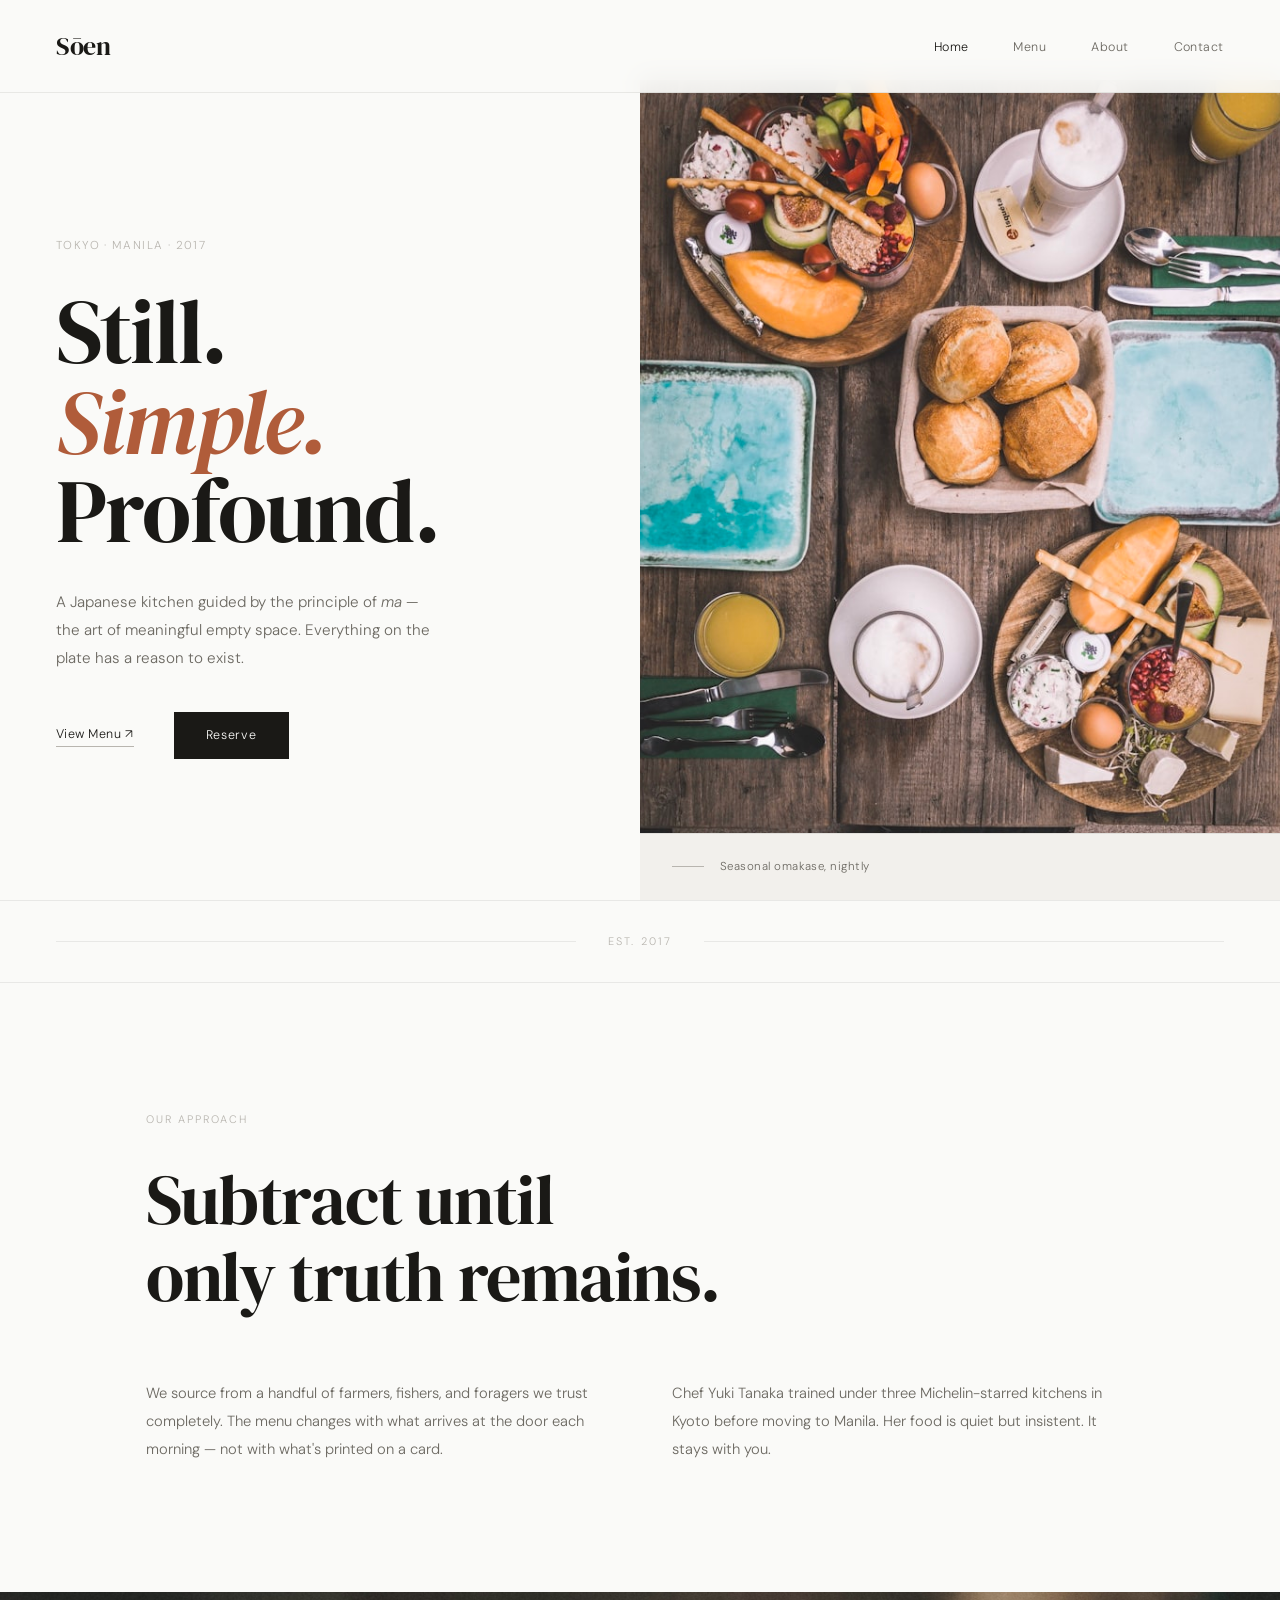
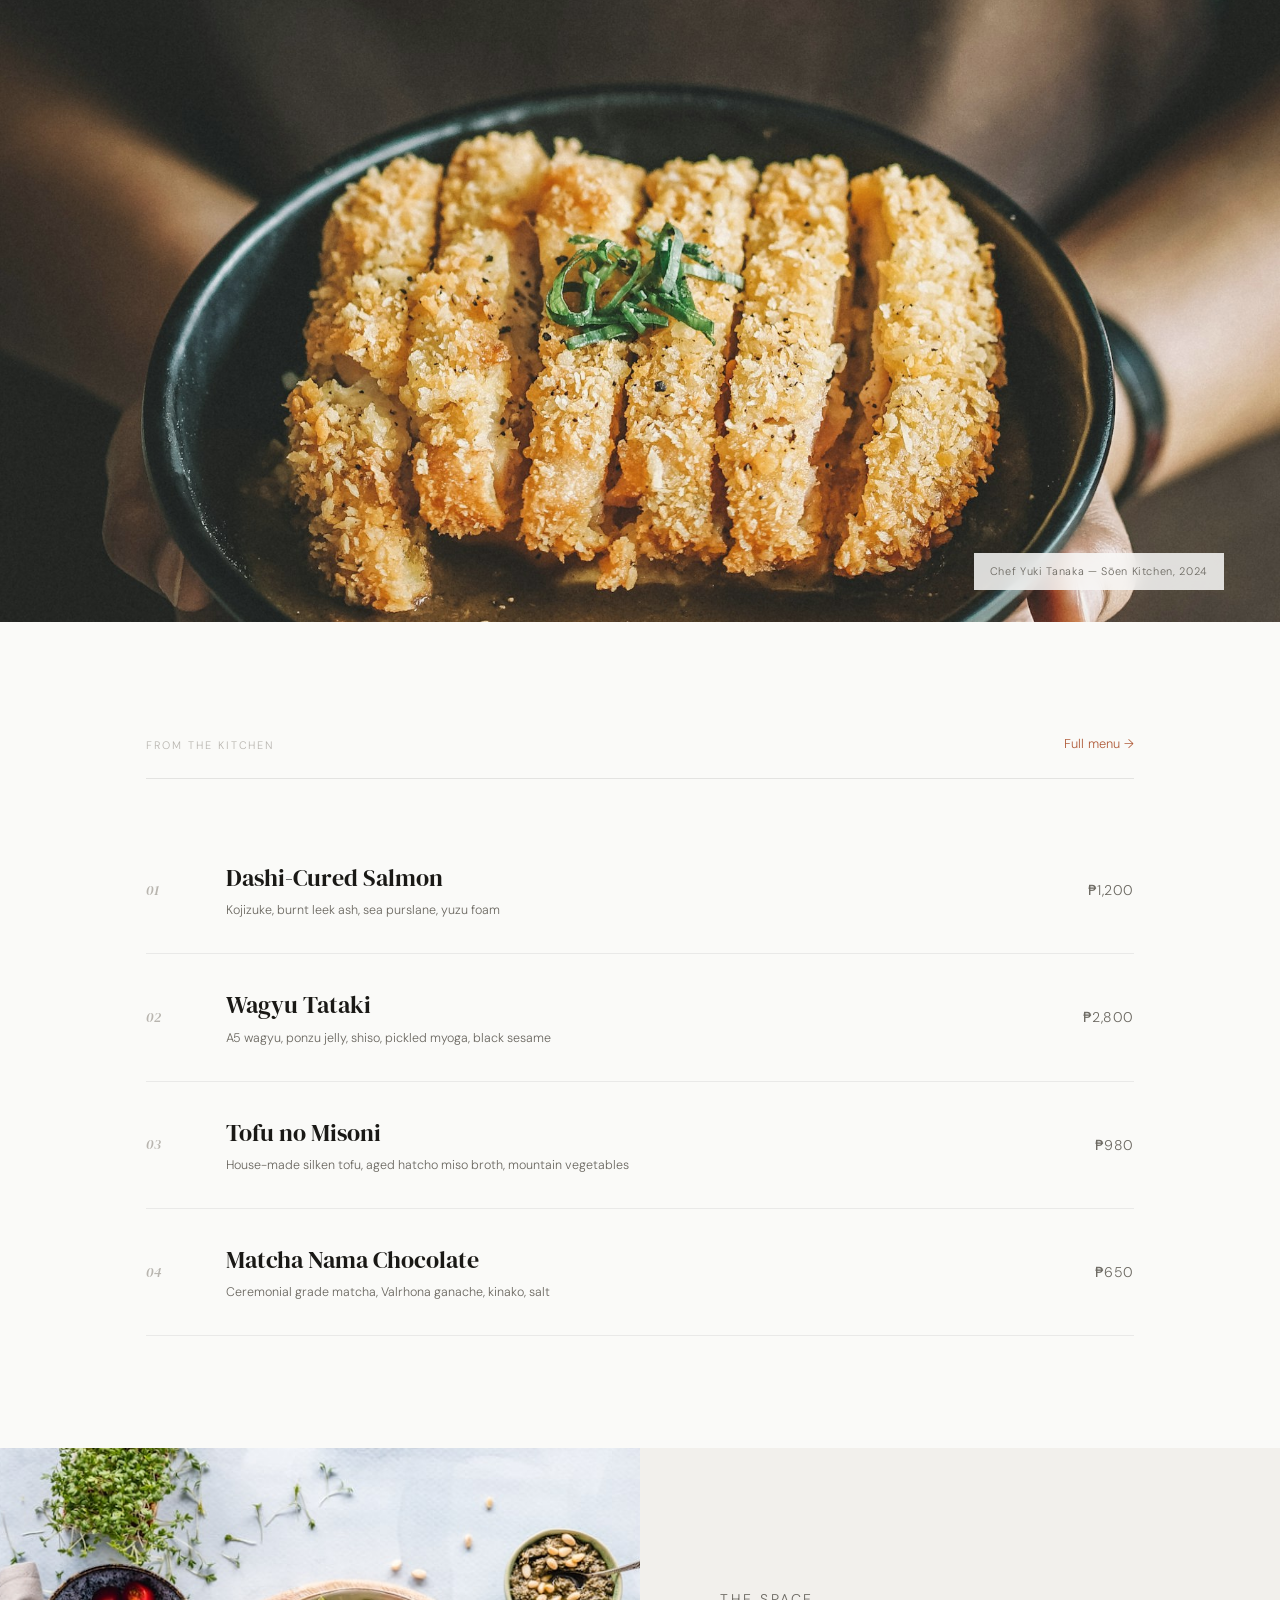
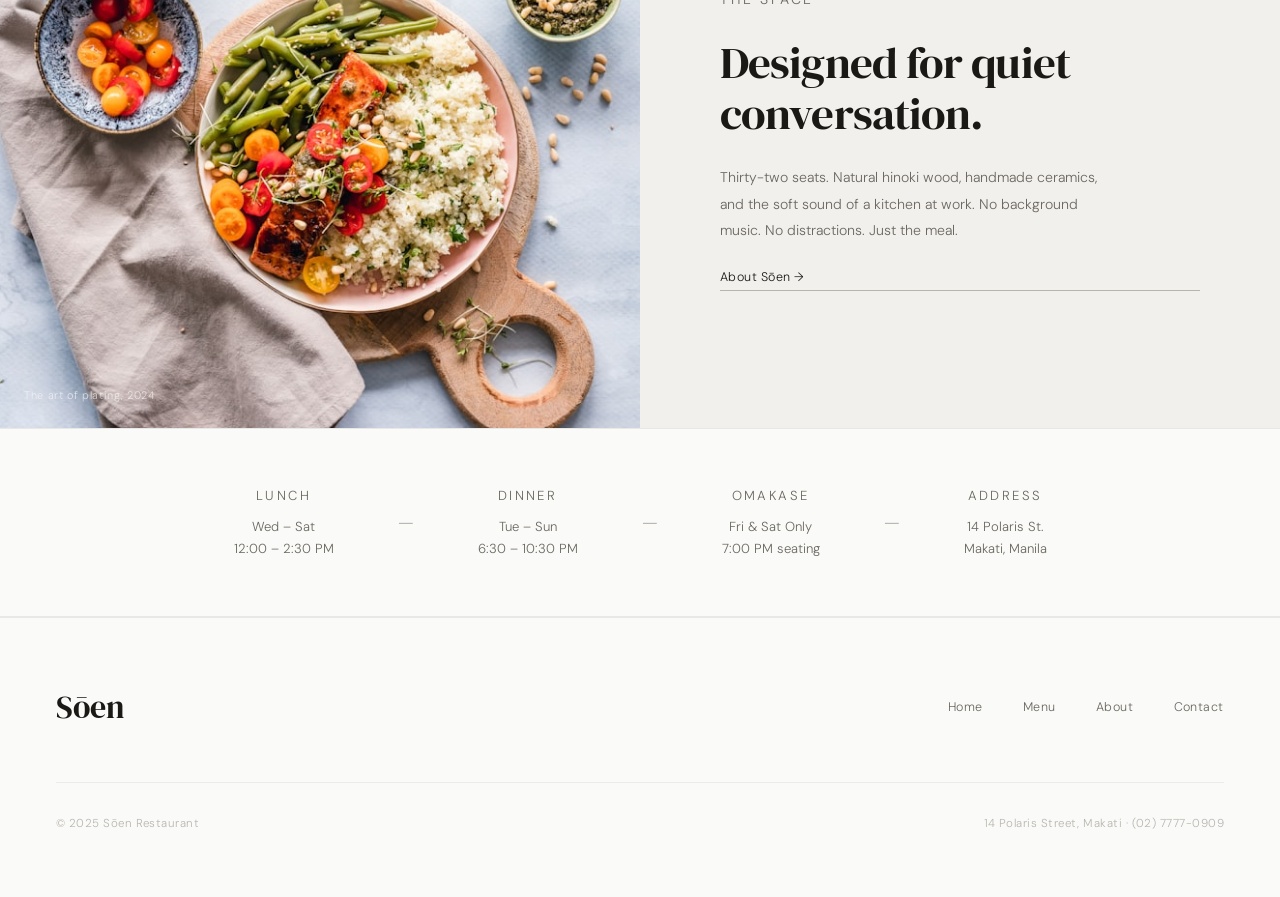
<file: index.html>
<!DOCTYPE html>
<html lang="en">
<head>
  <meta charset="UTF-8"/>
  <meta name="viewport" content="width=device-width, initial-scale=1.0"/>
  <title>Sōen — Modern Japanese Kitchen</title>
  <link rel="stylesheet" href="css/home.css"/>
  <link href="https://fonts.googleapis.com/css2?family=DM+Serif+Display:ital@0;1&family=DM+Sans:wght@300;400;500&display=swap" rel="stylesheet"/>
</head>
<body>

  <!-- NAV -->
  <nav class="nav">
    <a href="index.html" class="logo">Sōen</a>
    <ul class="nav-links">
      <li><a href="index.html" class="active">Home</a></li>
      <li><a href="menu.html">Menu</a></li>
      <li><a href="about.html">About</a></li>
      <li><a href="contact.html">Contact</a></li>
    </ul>

  </nav>

  <!-- HERO -->
  <section class="hero">
    <div class="hero-left">
      <p class="hero-tag">Tokyo · Manila · 2017</p>
      <h1>Still.<br/><em>Simple.</em><br/>Profound.</h1>
      <p class="hero-body">A Japanese kitchen guided by the principle of <em>ma</em> — the art of meaningful empty space. Everything on the plate has a reason to exist.</p>
      <div class="hero-actions">
        <a href="menu.html" class="btn-text">View Menu ↗</a>
        <a href="contact.html" class="btn-fill">Reserve</a>
      </div>
    </div>
    <div class="hero-right">
      <div class="hero-img-wrap">
        <img src="image/stuff.jpg" alt="Dish"/>
      </div>
      <div class="hero-caption">
        <span class="caption-line"></span>
        <span>Seasonal omakase, nightly</span>
      </div>
    </div>
  </section>

  <!-- DIVIDER -->
  <div class="rule-section">
    <div class="rule"></div>
    <p>Est. 2017</p>
    <div class="rule"></div>
  </div>

  <!-- PHILOSOPHY -->
  <section class="philosophy">
    <p class="phil-label">Our Approach</p>
    <h2>Subtract until<br/>only truth remains.</h2>
    <div class="phil-cols">
      <p>We source from a handful of farmers, fishers, and foragers we trust completely. The menu changes with what arrives at the door each morning — not with what's printed on a card.</p>
      <p>Chef Yuki Tanaka trained under three Michelin-starred kitchens in Kyoto before moving to Manila. Her food is quiet but insistent. It stays with you.</p>
    </div>
  </section>

  <!-- FEATURE IMAGE -->
  <section class="feature-img-section">
    <img src="image/kitchen.jpg" alt="Kitchen"/>
    <div class="feature-caption">
      <p>Chef Yuki Tanaka — Sōen Kitchen, 2024</p>
    </div>
  </section>

  <!-- SIGNATURE DISHES -->
  <section class="signatures">
    <div class="sig-header">
      <p class="sig-label">From the Kitchen</p>
      <a href="menu.html" class="sig-link">Full menu →</a>
    </div>
    <div class="sig-list">
      <div class="sig-item">
        <span class="sig-num">01</span>
        <div class="sig-content">
          <h3>Dashi-Cured Salmon</h3>
          <p>Kojizuke, burnt leek ash, sea purslane, yuzu foam</p>
        </div>
        <span class="sig-price">₱1,200</span>
      </div>
      <div class="sig-item">
        <span class="sig-num">02</span>
        <div class="sig-content">
          <h3>Wagyu Tataki</h3>
          <p>A5 wagyu, ponzu jelly, shiso, pickled myoga, black sesame</p>
        </div>
        <span class="sig-price">₱2,800</span>
      </div>
      <div class="sig-item">
        <span class="sig-num">03</span>
        <div class="sig-content">
          <h3>Tofu no Misoni</h3>
          <p>House-made silken tofu, aged hatcho miso broth, mountain vegetables</p>
        </div>
        <span class="sig-price">₱980</span>
      </div>
      <div class="sig-item">
        <span class="sig-num">04</span>
        <div class="sig-content">
          <h3>Matcha Nama Chocolate</h3>
          <p>Ceremonial grade matcha, Valrhona ganache, kinako, salt</p>
        </div>
        <span class="sig-price">₱650</span>
      </div>
    </div>
  </section>

  <!-- TWO-UP IMAGES -->
  <section class="two-up">
    <div class="two-up-img">
      <img src="image/plate.jpg" alt="Plating"/>
      <p class="img-caption">The art of plating, 2024</p>
    </div>
    <div class="two-up-text">
      <p class="two-up-label">The Space</p>
      <h2>Designed for quiet conversation.</h2>
      <p>Thirty-two seats. Natural hinoki wood, handmade ceramics, and the soft sound of a kitchen at work. No background music. No distractions. Just the meal.</p>
      <a href="about.html" class="btn-text">About Sōen →</a>
    </div>
  </section>

  <!-- HOURS STRIP -->
  <section class="hours-strip">
    <div class="hs-item">
      <p class="hs-label">Lunch</p>
      <p>Wed – Sat<br/>12:00 – 2:30 PM</p>
    </div>
    <div class="hs-sep">—</div>
    <div class="hs-item">
      <p class="hs-label">Dinner</p>
      <p>Tue – Sun<br/>6:30 – 10:30 PM</p>
    </div>
    <div class="hs-sep">—</div>
    <div class="hs-item">
      <p class="hs-label">Omakase</p>
      <p>Fri & Sat Only<br/>7:00 PM seating</p>
    </div>
    <div class="hs-sep">—</div>
    <div class="hs-item">
      <p class="hs-label">Address</p>
      <p>14 Polaris St.<br/>Makati, Manila</p>
    </div>
  </section>

  <!-- FOOTER -->
  <footer class="footer">
    <div class="footer-top">
      <div class="footer-logo">Sōen</div>
      <div class="footer-nav">
        <a href="index.html">Home</a>
        <a href="menu.html">Menu</a>
        <a href="about.html">About</a>
        <a href="contact.html">Contact</a>
      </div>
    </div>
    <div class="footer-bottom">
      <p>© 2025 Sōen Restaurant</p>
      <p>14 Polaris Street, Makati · (02) 7777-0909</p>
    </div>
  </footer>

</body>
</html>
</file>
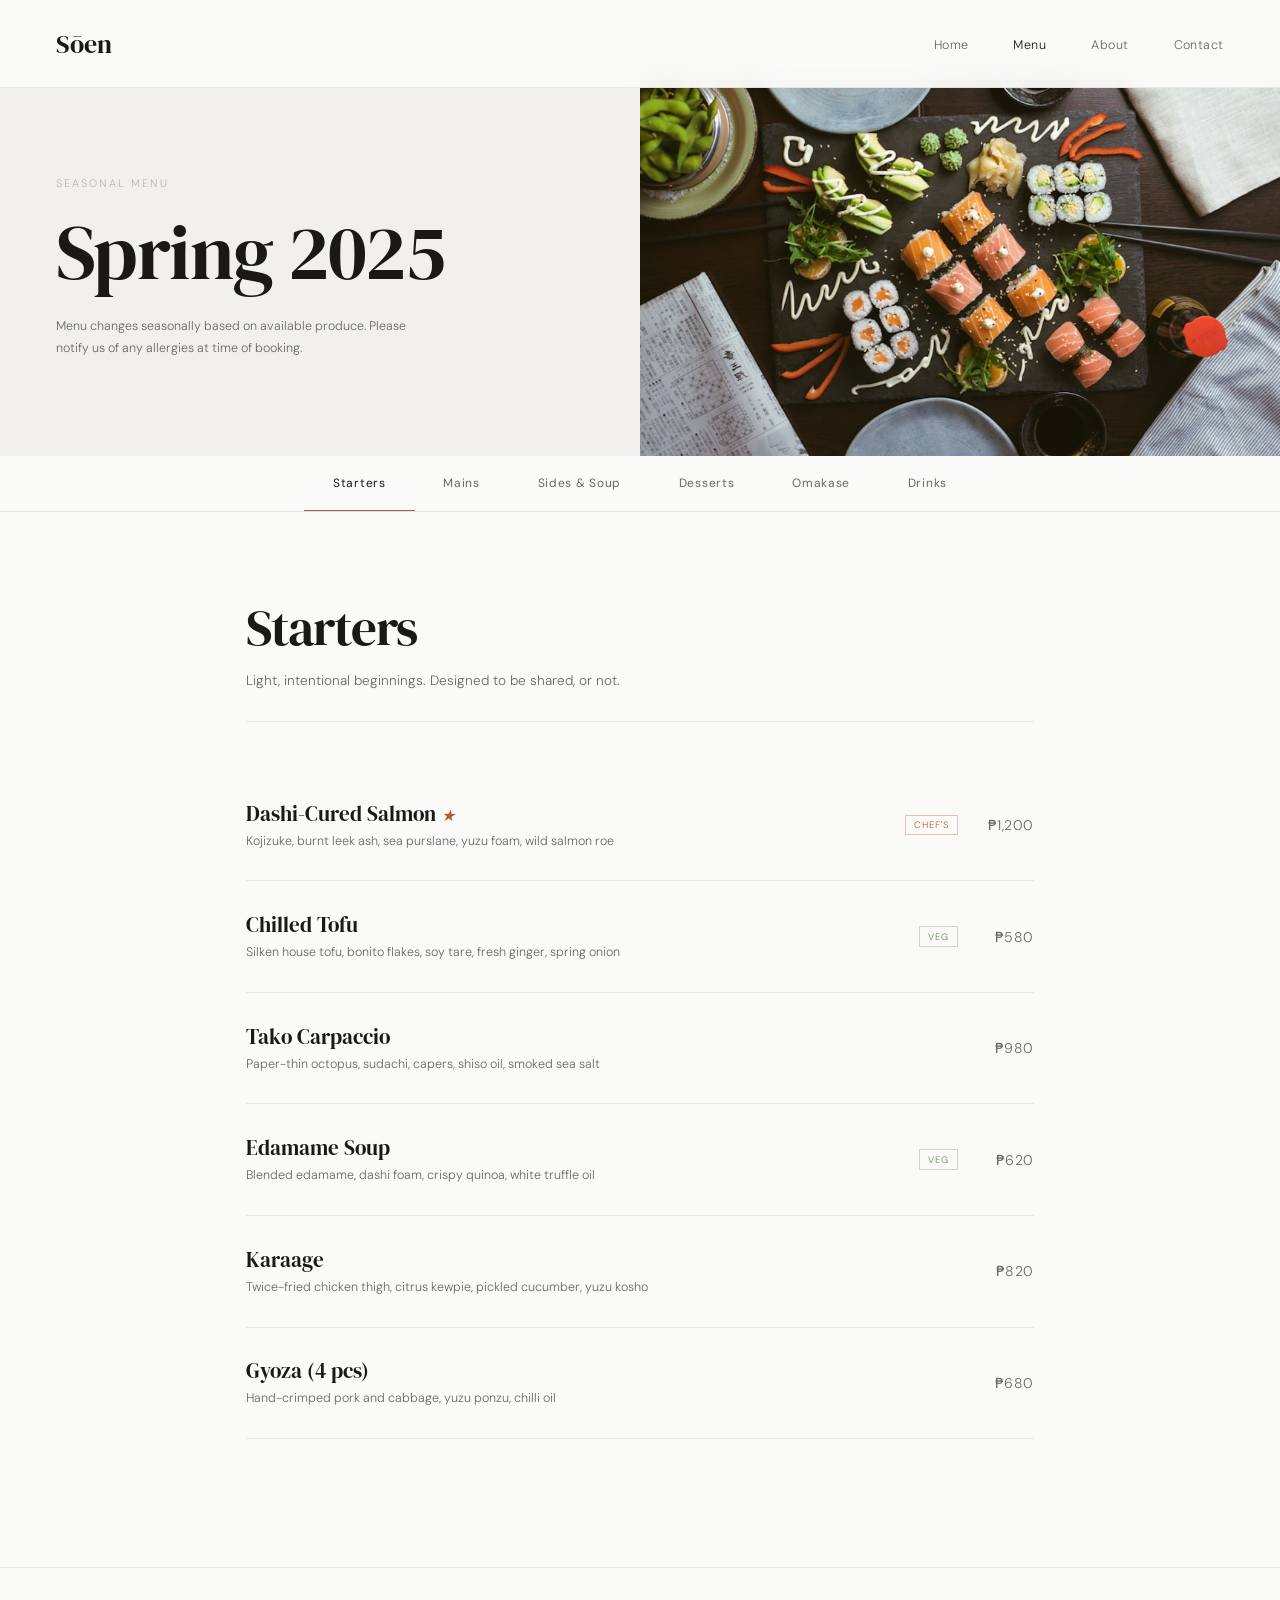
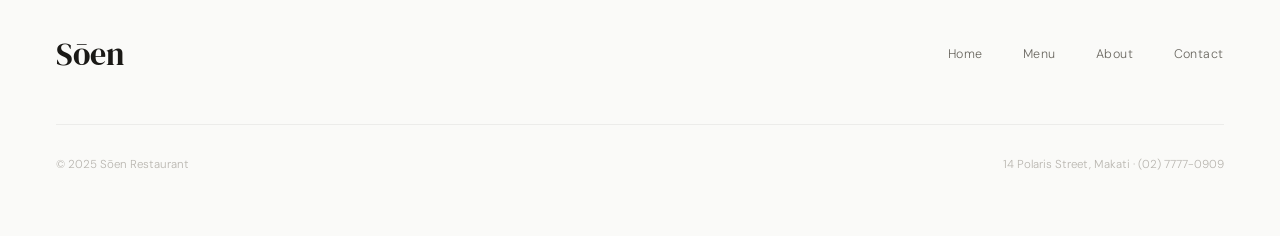
<file: menu.html>
<!DOCTYPE html>
<html lang="en">
<head>
  <meta charset="UTF-8"/>
  <meta name="viewport" content="width=device-width, initial-scale=1.0"/>
  <title>Menu — Sōen</title>
  <link rel="stylesheet" href="css/menu.css"/>
  <link href="https://fonts.googleapis.com/css2?family=DM+Serif+Display:ital@0;1&family=DM+Sans:wght@300;400;500&display=swap" rel="stylesheet"/>
</head>
<body>

  <nav class="nav">
    <a href="index.html" class="logo">Sōen</a>
    <ul class="nav-links">
      <li><a href="index.html">Home</a></li>
      <li><a href="menu.html" class="active">Menu</a></li>
      <li><a href="about.html">About</a></li>
      <li><a href="contact.html">Contact</a></li>
    </ul>
  </nav>

  <!-- HEADER -->
  <header class="menu-header">
    <div class="header-inner">
      <p class="eyebrow">Seasonal Menu</p>
      <h1>Spring 2025</h1>
      <p class="header-note">Menu changes seasonally based on available produce. Please notify us of any allergies at time of booking.</p>
    </div>
    <div class="header-img">
      <img src="image/sushis.jpg" alt="Seasonal dish"/>
    </div>
  </header>

  <!-- MENU TABS -->
  <div class="tab-bar">
    <button class="tab active" data-target="starters">Starters</button>
    <button class="tab" data-target="mains">Mains</button>
    <button class="tab" data-target="sides">Sides & Soup</button>
    <button class="tab" data-target="desserts">Desserts</button>
    <button class="tab" data-target="omakase">Omakase</button>
    <button class="tab" data-target="drinks">Drinks</button>
  </div>

  <main class="menu-main">

    <!-- STARTERS -->
    <section class="menu-section active" id="starters">
      <div class="section-intro">
        <h2>Starters</h2>
        <p>Light, intentional beginnings. Designed to be shared, or not.</p>
      </div>
      <div class="menu-rows">
        <div class="menu-row">
          <div class="row-main">
            <h3>Dashi-Cured Salmon <span class="marker">★</span></h3>
            <p>Kojizuke, burnt leek ash, sea purslane, yuzu foam, wild salmon roe</p>
          </div>
          <div class="row-meta"><span class="tag">Chef's</span><span class="price">₱1,200</span></div>
        </div>
        <div class="menu-row">
          <div class="row-main">
            <h3>Chilled Tofu</h3>
            <p>Silken house tofu, bonito flakes, soy tare, fresh ginger, spring onion</p>
          </div>
          <div class="row-meta"><span class="tag veg">Veg</span><span class="price">₱580</span></div>
        </div>
        <div class="menu-row">
          <div class="row-main">
            <h3>Tako Carpaccio</h3>
            <p>Paper-thin octopus, sudachi, capers, shiso oil, smoked sea salt</p>
          </div>
          <div class="row-meta"><span class="price">₱980</span></div>
        </div>
        <div class="menu-row">
          <div class="row-main">
            <h3>Edamame Soup</h3>
            <p>Blended edamame, dashi foam, crispy quinoa, white truffle oil</p>
          </div>
          <div class="row-meta"><span class="tag veg">Veg</span><span class="price">₱620</span></div>
        </div>
        <div class="menu-row">
          <div class="row-main">
            <h3>Karaage</h3>
            <p>Twice-fried chicken thigh, citrus kewpie, pickled cucumber, yuzu kosho</p>
          </div>
          <div class="row-meta"><span class="price">₱820</span></div>
        </div>
        <div class="menu-row">
          <div class="row-main">
            <h3>Gyoza (4 pcs)</h3>
            <p>Hand-crimped pork and cabbage, yuzu ponzu, chilli oil</p>
          </div>
          <div class="row-meta"><span class="price">₱680</span></div>
        </div>
      </div>
    </section>

    <!-- MAINS -->
    <section class="menu-section" id="mains">
      <div class="section-intro">
        <h2>Mains</h2>
        <p>Quiet centerpieces. Protein-forward, ingredient-honest.</p>
      </div>
      <div class="menu-rows">
        <div class="menu-row">
          <div class="row-main">
            <h3>Wagyu Tataki <span class="marker">★</span></h3>
            <p>A5 wagyu sirloin, ponzu jelly, shiso, pickled myoga, black sesame, micro greens</p>
          </div>
          <div class="row-meta"><span class="tag">Chef's</span><span class="price">₱2,800</span></div>
        </div>
        <div class="menu-row">
          <div class="row-main">
            <h3>Grilled Black Cod</h3>
            <p>Saikyo miso-marinated (72hr), bok choy, compressed daikon, citrus beurre blanc</p>
          </div>
          <div class="row-meta"><span class="price">₱1,980</span></div>
        </div>
        <div class="menu-row">
          <div class="row-main">
            <h3>Tofu no Misoni <span class="marker">★</span></h3>
            <p>House-made silken tofu, aged hatcho miso broth, mountain vegetables, yuzu zest</p>
          </div>
          <div class="row-meta"><span class="tag veg">Veg</span><span class="price">₱980</span></div>
        </div>
        <div class="menu-row">
          <div class="row-main">
            <h3>Duck Confit</h3>
            <p>48-hour Peking spiced duck leg, plum tare, shimeji, steamed bao</p>
          </div>
          <div class="row-meta"><span class="price">₱1,650</span></div>
        </div>
        <div class="menu-row">
          <div class="row-main">
            <h3>Lobster Chawanmushi</h3>
            <p>Steamed egg custard, Maine lobster, dashi, ikura, gold leaf</p>
          </div>
          <div class="row-meta"><span class="price">₱2,200</span></div>
        </div>
        <div class="menu-row">
          <div class="row-main">
            <h3>Soba Carbonara</h3>
            <p>Hand-cut buckwheat soba, pancetta, egg yolk tare, parmesan-dashi emulsion, nori</p>
          </div>
          <div class="row-meta"><span class="price">₱1,100</span></div>
        </div>
      </div>
    </section>

    <!-- SIDES -->
    <section class="menu-section" id="sides">
      <div class="section-intro">
        <h2>Sides & Soup</h2>
        <p>Accompanying elements. Thoughtfully composed, never an afterthought.</p>
      </div>
      <div class="menu-rows">
        <div class="menu-row">
          <div class="row-main"><h3>Steamed Rice</h3><p>Niigata Koshihikari, Japanese cedar tub</p></div>
          <div class="row-meta"><span class="tag veg">Veg</span><span class="price">₱180</span></div>
        </div>
        <div class="menu-row">
          <div class="row-main"><h3>Roasted Mushrooms</h3><p>Shiitake, maitake, enoki, soy butter, thyme</p></div>
          <div class="row-meta"><span class="tag veg">Veg</span><span class="price">₱480</span></div>
        </div>
        <div class="menu-row">
          <div class="row-main"><h3>White Miso Soup</h3><p>Awase dashi, silken tofu, wakame, fu, spring onion</p></div>
          <div class="row-meta"><span class="tag veg">Veg</span><span class="price">₱280</span></div>
        </div>
        <div class="menu-row">
          <div class="row-main"><h3>Kakiage Tempura</h3><p>Seasonal vegetable fritter, tentsuyu, daikon oroshi</p></div>
          <div class="row-meta"><span class="tag veg">Veg</span><span class="price">₱420</span></div>
        </div>
        <div class="menu-row">
          <div class="row-main"><h3>Japanese Pickle Plate</h3><p>Tsukemono selection — rotating daily</p></div>
          <div class="row-meta"><span class="tag veg">Veg</span><span class="price">₱320</span></div>
        </div>
        <div class="menu-row">
          <div class="row-main"><h3>Tamago Gohan</h3><p>Warm rice, Hokkaido egg yolk, dashi soy, nori — simple perfection</p></div>
          <div class="row-meta"><span class="tag veg">Veg</span><span class="price">₱380</span></div>
        </div>
      </div>
    </section>

    <!-- DESSERTS -->
    <section class="menu-section" id="desserts">
      <div class="section-intro">
        <h2>Desserts</h2>
        <p>Restrained sweetness. The meal ends as it began — simply.</p>
      </div>
      <div class="menu-rows">
        <div class="menu-row">
          <div class="row-main">
            <h3>Matcha Nama Chocolate <span class="marker">★</span></h3>
            <p>Ceremonial grade matcha, Valrhona dark ganache, kinako powder, fleur de sel</p>
          </div>
          <div class="row-meta"><span class="tag">Chef's</span><span class="price">₱650</span></div>
        </div>
        <div class="menu-row">
          <div class="row-main"><h3>Mizu Yokan</h3><p>Chilled adzuki jelly, seasonal fruit, gold leaf</p></div>
          <div class="row-meta"><span class="tag veg">Veg</span><span class="price">₱420</span></div>
        </div>
        <div class="menu-row">
          <div class="row-main"><h3>Hojicha Crème Brûlée</h3><p>Roasted green tea custard, caramelised sugar dome, sesame tuile</p></div>
          <div class="row-meta"><span class="price">₱560</span></div>
        </div>
        <div class="menu-row">
          <div class="row-main"><h3>Kakigōri</h3><p>Shaved ice, rotating seasonal syrup, condensed milk, mochi</p></div>
          <div class="row-meta"><span class="tag veg">Veg</span><span class="price">₱480</span></div>
        </div>
        <div class="menu-row">
          <div class="row-main"><h3>Miso Ice Cream</h3><p>White miso caramel, black sesame brittle, sake lees sponge</p></div>
          <div class="row-meta"><span class="tag veg">Veg</span><span class="price">₱520</span></div>
        </div>
      </div>
    </section>

    <!-- OMAKASE -->
    <section class="menu-section" id="omakase">
      <div class="section-intro">
        <h2>Omakase</h2>
        <p>Leave it to the chef. Friday and Saturday evenings only — one seating at 7:00 PM.</p>
      </div>
      <div class="omakase-block">
        <div class="oma-option">
          <div class="oma-header">
            <h3>Omakase — 8 Courses</h3>
            <span class="oma-price">₱4,800 <span>/ person</span></span>
          </div>
          <p class="oma-desc">Chef Yuki's complete tasting sequence. Begins with a seasonal amuse-bouche and ends with petit fours and tea. Beverage pairing available at ₱2,200.</p>
          <ul class="oma-courses">
            <li><span>1</span> Amuse-bouche</li>
            <li><span>2</span> Chilled starter</li>
            <li><span>3</span> Soup course</li>
            <li><span>4</span> Sashimi selection</li>
            <li><span>5</span> Fish course</li>
            <li><span>6</span> Meat course</li>
            <li><span>7</span> Rice course</li>
            <li><span>8</span> Dessert & tea</li>
          </ul>
          <a href="contact.html" class="oma-btn">Reserve Omakase →</a>
        </div>
        <div class="oma-img">
          <img src="image/stuff.jpg" alt="Omakase"/>
        </div>
      </div>
    </section>

    <!-- DRINKS -->
    <section class="menu-section" id="drinks">
      <div class="section-intro">
        <h2>Drinks</h2>
        <p>Japanese whisky, natural wines, sake, and craft non-alcoholic options.</p>
      </div>
      <div class="drinks-grid">
        <div class="drink-group">
          <h4>Sake</h4>
          <div class="menu-rows compact">
            <div class="menu-row"><div class="row-main"><h3>Junmai Daiginjo</h3><p>Hakutsuru, Kobe — floral, melon</p></div><div class="row-meta"><span class="price">₱680</span></div></div>
            <div class="menu-row"><div class="row-main"><h3>Nigori</h3><p>Unfiltered, cloudy, slightly sweet</p></div><div class="row-meta"><span class="price">₱520</span></div></div>
            <div class="menu-row"><div class="row-main"><h3>Warm Tokuri</h3><p>Chef's seasonal house sake selection</p></div><div class="row-meta"><span class="price">₱480</span></div></div>
          </div>
        </div>
        <div class="drink-group">
          <h4>Japanese Whisky</h4>
          <div class="menu-rows compact">
            <div class="menu-row"><div class="row-main"><h3>Suntory Toki</h3><p>Neat or with one stone-cold ice sphere</p></div><div class="row-meta"><span class="price">₱680</span></div></div>
            <div class="menu-row"><div class="row-main"><h3>Nikka From the Barrel</h3><p>Bold, complex, barrel-aged</p></div><div class="row-meta"><span class="price">₱920</span></div></div>
            <div class="menu-row"><div class="row-main"><h3>Yamazaki 12yr</h3><p>Single malt, mizunara oak finish</p></div><div class="row-meta"><span class="price">₱1,800</span></div></div>
          </div>
        </div>
        <div class="drink-group">
          <h4>Cocktails</h4>
          <div class="menu-rows compact">
            <div class="menu-row"><div class="row-main"><h3>Yuzu Sour</h3><p>Japanese whisky, yuzu, egg white, citrus</p></div><div class="row-meta"><span class="price">₱580</span></div></div>
            <div class="menu-row"><div class="row-main"><h3>Shiso Gimlet</h3><p>Hendrick's, shiso, cucumber, lime, elderflower</p></div><div class="row-meta"><span class="price">₱540</span></div></div>
            <div class="menu-row"><div class="row-main"><h3>Sakura Negroni</h3><p>Botanist gin, sake, Campari, cherry blossom</p></div><div class="row-meta"><span class="price">₱620</span></div></div>
          </div>
        </div>
        <div class="drink-group">
          <h4>Non-Alcoholic</h4>
          <div class="menu-rows compact">
            <div class="menu-row"><div class="row-main"><h3>Hojicha Latte</h3><p>Roasted tea, steamed oat milk, honey</p></div><div class="row-meta"><span class="price">₱280</span></div></div>
            <div class="menu-row"><div class="row-main"><h3>Calpico Shrub</h3><p>Yuzu, calpico, soda, shiso</p></div><div class="row-meta"><span class="price">₱240</span></div></div>
            <div class="menu-row"><div class="row-main"><h3>Matcha Tonic</h3><p>Ceremonial matcha, sparkling tonic, cucumber</p></div><div class="row-meta"><span class="price">₱320</span></div></div>
          </div>
        </div>
      </div>
    </section>

  </main>

  <footer class="footer">
    <div class="footer-top">
      <div class="footer-logo">Sōen</div>
      <div class="footer-nav">
        <a href="index.html">Home</a>
        <a href="menu.html">Menu</a>
        <a href="about.html">About</a>
        <a href="contact.html">Contact</a>
      </div>
    </div>
    <div class="footer-bottom">
      <p>© 2025 Sōen Restaurant</p>
      <p>14 Polaris Street, Makati · (02) 7777-0909</p>
    </div>
  </footer>

  <script>
    document.querySelectorAll('.tab').forEach(tab => {
      tab.addEventListener('click', () => {
        document.querySelectorAll('.tab').forEach(t => t.classList.remove('active'));
        document.querySelectorAll('.menu-section').forEach(s => s.classList.remove('active'));
        tab.classList.add('active');
        document.getElementById(tab.dataset.target).classList.add('active');
      });
    });
  </script>
</body>
</html>
</file>
<file: css/home.css>
/* ===================
   HOME.CSS — Sōen
   =================== */

*, *::before, *::after { box-sizing: border-box; margin: 0; padding: 0; }

:root {
  --white: #fafaf8;
  --off: #f2f0ec;
  --ink: #1a1916;
  --ink-soft: #6b6861;
  --ink-faint: #b8b5af;
  --terra: #b05c3a;
  --terra-light: #c97050;
  --font-display: 'DM Serif Display', Georgia, serif;
  --font-body: 'DM Sans', sans-serif;
}

html { scroll-behavior: smooth; }

body {
  background: var(--white);
  color: var(--ink);
  font-family: var(--font-body);
  font-weight: 300;
  line-height: 1.6;
  overflow-x: hidden;
}

/* ---- NAV ---- */
.nav {
  position: fixed;
  top: 0; left: 0; right: 0;
  z-index: 100;
  display: flex;
  align-items: center;
  justify-content: space-between;
  padding: 1.6rem 3.5rem;
  background: rgba(250,250,248,0.92);
  backdrop-filter: blur(12px);
  border-bottom: 1px solid rgba(26,25,22,0.08);
}

.logo {
  font-family: var(--font-display);
  font-size: 1.6rem;
  color: var(--ink);
  text-decoration: none;
  letter-spacing: -0.01em;
}

.nav-links {
  display: flex;
  gap: 2.8rem;
  list-style: none;
}

.nav-links a {
  color: var(--ink-soft);
  text-decoration: none;
  font-size: 0.78rem;
  letter-spacing: 0.04em;
  transition: color 0.25s;
}

.nav-links a:hover, .nav-links a.active { color: var(--ink); }

.nav-reserve {
  color: var(--terra);
  text-decoration: none;
  font-size: 0.78rem;
  font-weight: 500;
  letter-spacing: 0.04em;
  transition: color 0.25s;
}

.nav-reserve:hover { color: var(--terra-light); }

/* ---- HERO ---- */
.hero {
  display: grid;
  grid-template-columns: 1fr 1fr;
  min-height: 100vh;
  padding-top: 80px;
}

.hero-left {
  padding: 7rem 5rem 6rem 3.5rem;
  display: flex;
  flex-direction: column;
  justify-content: center;
  gap: 2rem;
}

.hero-tag {
  font-size: 0.72rem;
  letter-spacing: 0.12em;
  text-transform: uppercase;
  color: var(--ink-faint);
}

.hero-left h1 {
  font-family: var(--font-display);
  font-size: clamp(4rem, 7vw, 7.5rem);
  font-weight: 400;
  line-height: 1.0;
  color: var(--ink);
  letter-spacing: -0.02em;
  animation: fadeIn 1s ease both;
}

.hero-left h1 em {
  font-style: italic;
  color: var(--terra);
}

.hero-body {
  font-size: 0.95rem;
  color: var(--ink-soft);
  max-width: 380px;
  line-height: 1.85;
}

.hero-actions {
  display: flex;
  align-items: center;
  gap: 2.5rem;
  margin-top: 0.5rem;
}

.btn-fill {
  background: var(--ink);
  color: var(--white);
  text-decoration: none;
  font-size: 0.78rem;
  letter-spacing: 0.06em;
  padding: 0.85rem 2rem;
  transition: background 0.3s;
}
.btn-fill:hover { background: var(--terra); }

.btn-text {
  color: var(--ink);
  text-decoration: none;
  font-size: 0.78rem;
  letter-spacing: 0.04em;
  border-bottom: 1px solid var(--ink-faint);
  padding-bottom: 0.1rem;
  transition: border-color 0.25s, color 0.25s;
}
.btn-text:hover { color: var(--terra); border-color: var(--terra); }

.hero-right {
  background: var(--off);
  display: flex;
  flex-direction: column;
  position: relative;
  overflow: hidden;
}

.hero-img-wrap {
  flex: 1;
  overflow: hidden;
}

.hero-img-wrap img {
  width: 100%;
  height: 100%;
  object-fit: cover;
  display: block;
  transition: transform 0.8s ease;
}

.hero-img-wrap:hover img { transform: scale(1.03); }

.hero-caption {
  display: flex;
  align-items: center;
  gap: 1rem;
  padding: 1.5rem 2rem;
  font-size: 0.72rem;
  color: var(--ink-soft);
  letter-spacing: 0.04em;
  border-top: 1px solid rgba(26,25,22,0.08);
}

.caption-line { display: block; width: 2rem; height: 1px; background: var(--ink-faint); flex-shrink: 0; }

@keyframes fadeIn {
  from { opacity: 0; transform: translateY(20px); }
  to { opacity: 1; transform: translateY(0); }
}

/* ---- RULE ---- */
.rule-section {
  display: flex;
  align-items: center;
  gap: 2rem;
  padding: 2rem 3.5rem;
  border-top: 1px solid rgba(26,25,22,0.08);
  border-bottom: 1px solid rgba(26,25,22,0.08);
}

.rule { flex: 1; height: 1px; background: rgba(26,25,22,0.08); }

.rule-section p {
  font-size: 0.68rem;
  letter-spacing: 0.2em;
  text-transform: uppercase;
  color: var(--ink-faint);
}

/* ---- PHILOSOPHY ---- */
.philosophy {
  padding: 8rem 3.5rem;
  max-width: 1100px;
  margin: 0 auto;
}

.phil-label {
  font-size: 0.68rem;
  letter-spacing: 0.18em;
  text-transform: uppercase;
  color: var(--ink-faint);
  margin-bottom: 2rem;
}

.philosophy h2 {
  font-family: var(--font-display);
  font-size: clamp(3rem, 5.5vw, 6rem);
  font-weight: 400;
  line-height: 1.1;
  letter-spacing: -0.02em;
  color: var(--ink);
  margin-bottom: 4rem;
}

.phil-cols {
  display: grid;
  grid-template-columns: 1fr 1fr;
  gap: 4rem;
}

.phil-cols p {
  font-size: 0.92rem;
  color: var(--ink-soft);
  line-height: 1.9;
}

/* ---- FEATURE IMAGE ---- */
.feature-img-section {
  position: relative;
  height: 70vh;
  overflow: hidden;
}

.feature-img-section img {
  width: 100%;
  height: 100%;
  object-fit: cover;
  display: block;
  filter: grayscale(15%);
}

.feature-caption {
  position: absolute;
  bottom: 2rem;
  right: 3.5rem;
  background: rgba(250,250,248,0.85);
  padding: 0.6rem 1rem;
  backdrop-filter: blur(8px);
}

.feature-caption p {
  font-size: 0.68rem;
  color: var(--ink-soft);
  letter-spacing: 0.06em;
}

/* ---- SIGNATURES ---- */
.signatures {
  padding: 7rem 3.5rem;
  max-width: 1100px;
  margin: 0 auto;
}

.sig-header {
  display: flex;
  justify-content: space-between;
  align-items: flex-end;
  margin-bottom: 3rem;
  padding-bottom: 1.5rem;
  border-bottom: 1px solid rgba(26,25,22,0.1);
}

.sig-label {
  font-size: 0.68rem;
  letter-spacing: 0.18em;
  text-transform: uppercase;
  color: var(--ink-faint);
}

.sig-link {
  color: var(--terra);
  text-decoration: none;
  font-size: 0.8rem;
  transition: color 0.25s;
}
.sig-link:hover { color: var(--ink); }

.sig-list {
  display: flex;
  flex-direction: column;
}

.sig-item {
  display: grid;
  grid-template-columns: 3rem 1fr auto;
  align-items: center;
  gap: 2rem;
  padding: 2rem 0;
  border-bottom: 1px solid rgba(26,25,22,0.07);
  transition: background 0.25s;
  cursor: default;
}

.sig-item:hover { background: var(--off); margin: 0 -1.5rem; padding: 2rem 1.5rem; }

.sig-num {
  font-family: var(--font-display);
  font-size: 0.9rem;
  color: var(--ink-faint);
  font-style: italic;
}

.sig-content h3 {
  font-family: var(--font-display);
  font-size: 1.5rem;
  font-weight: 400;
  color: var(--ink);
  margin-bottom: 0.25rem;
}

.sig-content p {
  font-size: 0.78rem;
  color: var(--ink-soft);
}

.sig-price {
  font-size: 0.88rem;
  color: var(--ink-soft);
  letter-spacing: 0.04em;
}

/* ---- TWO UP ---- */
.two-up {
  display: grid;
  grid-template-columns: 1fr 1fr;
  min-height: 580px;
  background: var(--off);
}

.two-up-img {
  overflow: hidden;
  position: relative;
}

.two-up-img img {
  width: 100%;
  height: 100%;
  object-fit: cover;
  display: block;
  transition: transform 0.8s ease;
}

.two-up-img:hover img { transform: scale(1.04); }

.img-caption {
  position: absolute;
  bottom: 1.5rem;
  left: 1.5rem;
  font-size: 0.68rem;
  color: rgba(250,250,248,0.7);
  letter-spacing: 0.06em;
}

.two-up-text {
  padding: 6rem 5rem;
  display: flex;
  flex-direction: column;
  justify-content: center;
  gap: 1.5rem;
}

.two-up-label {
  font-size: 0.68rem;
  letter-spacing: 0.18em;
  text-transform: uppercase;
  color: var(--ink-faint);
}

.two-up-text h2 {
  font-family: var(--font-display);
  font-size: clamp(2rem, 3.5vw, 3.2rem);
  font-weight: 400;
  line-height: 1.15;
  letter-spacing: -0.02em;
  color: var(--ink);
}

.two-up-text p {
  font-size: 0.88rem;
  color: var(--ink-soft);
  line-height: 1.9;
  max-width: 380px;
}

/* ---- HOURS STRIP ---- */
.hours-strip {
  display: flex;
  align-items: center;
  justify-content: center;
  padding: 3.5rem;
  border-top: 1px solid rgba(26,25,22,0.08);
  border-bottom: 1px solid rgba(26,25,22,0.08);
  gap: 4rem;
  flex-wrap: wrap;
  background: var(--white);
}

.hs-item { text-align: center; }

.hs-label {
  font-size: 0.62rem;
  letter-spacing: 0.18em;
  text-transform: uppercase;
  color: var(--terra);
  margin-bottom: 0.5rem;
}

.hs-item p {
  font-size: 0.82rem;
  color: var(--ink-soft);
  line-height: 1.7;
}

.hs-sep {
  color: var(--ink-faint);
  font-size: 1.2rem;
}

/* ---- FOOTER ---- */
.footer {
  padding: 4rem 3.5rem;
  border-top: 1px solid rgba(26,25,22,0.08);
}

.footer-top {
  display: flex;
  justify-content: space-between;
  align-items: center;
  margin-bottom: 3rem;
}

.footer-logo {
  font-family: var(--font-display);
  font-size: 2rem;
  color: var(--ink);
}

.footer-nav {
  display: flex;
  gap: 2.5rem;
  flex-wrap: wrap;
}

.footer-nav a {
  color: var(--ink-soft);
  text-decoration: none;
  font-size: 0.78rem;
  letter-spacing: 0.04em;
  transition: color 0.25s;
}

.footer-nav a:hover { color: var(--ink); }

.footer-bottom {
  display: flex;
  justify-content: space-between;
  align-items: center;
  padding-top: 2rem;
  border-top: 1px solid rgba(26,25,22,0.06);
}

.footer-bottom p {
  font-size: 0.72rem;
  color: var(--ink-faint);
  letter-spacing: 0.04em;
}
</file>
<file: css/menu.css>
/* ===================
   MENU.CSS — Sōen
   =================== */

*, *::before, *::after { box-sizing: border-box; margin: 0; padding: 0; }

:root {
  --white: #fafaf8;
  --off: #f2f0ec;
  --ink: #1a1916;
  --ink-soft: #6b6861;
  --ink-faint: #b8b5af;
  --terra: #b05c3a;
  --terra-light: #c97050;
  --font-display: 'DM Serif Display', Georgia, serif;
  --font-body: 'DM Sans', sans-serif;
}

body { background: var(--white); color: var(--ink); font-family: var(--font-body); font-weight: 300; }

.nav {
  position: fixed; top: 0; left: 0; right: 0; z-index: 100;
  display: flex; align-items: center; justify-content: space-between;
  padding: 1.6rem 3.5rem;
  background: rgba(250,250,248,0.94); backdrop-filter: blur(12px);
  border-bottom: 1px solid rgba(26,25,22,0.08);
}
.logo { font-family: var(--font-display); font-size: 1.6rem; color: var(--ink); text-decoration: none; }
.nav-links { display: flex; gap: 2.8rem; list-style: none; }
.nav-links a { color: var(--ink-soft); text-decoration: none; font-size: 0.78rem; letter-spacing: 0.04em; transition: color 0.25s; }
.nav-links a:hover, .nav-links a.active { color: var(--ink); }
.nav-reserve { color: var(--terra); text-decoration: none; font-size: 0.78rem; font-weight: 500; }
.nav-reserve:hover { color: var(--terra-light); }

/* HEADER */
.menu-header {
  display: grid;
  grid-template-columns: 1fr 1fr;
  min-height: 50vh;
  padding-top: 80px;
}

.header-inner {
  padding: 6rem 3.5rem;
  display: flex;
  flex-direction: column;
  justify-content: flex-end;
  gap: 1.5rem;
  background: var(--off);
}

.eyebrow {
  font-size: 0.68rem;
  letter-spacing: 0.18em;
  text-transform: uppercase;
  color: var(--ink-faint);
}

.header-inner h1 {
  font-family: var(--font-display);
  font-size: clamp(3rem, 6vw, 6rem);
  font-weight: 400;
  color: var(--ink);
  line-height: 1;
  letter-spacing: -0.02em;
}

.header-note {
  font-size: 0.78rem;
  color: var(--ink-soft);
  line-height: 1.8;
  max-width: 380px;
}

.header-img {
  overflow: hidden;
}

.header-img img {
  width: 100%;
  height: 100%;
  object-fit: cover;
  display: block;
  transition: transform 0.8s ease;
}

.header-img:hover img { transform: scale(1.04); }

/* TABS */
.tab-bar {
  position: sticky;
  top: 76px;
  z-index: 90;
  background: var(--white);
  border-bottom: 1px solid rgba(26,25,22,0.1);
  display: flex;
  justify-content: center;
  gap: 0;
  overflow-x: auto;
  padding: 0 3.5rem;
}

.tab {
  background: none;
  border: none;
  border-bottom: 2px solid transparent;
  color: var(--ink-soft);
  font-family: var(--font-body);
  font-size: 0.75rem;
  letter-spacing: 0.06em;
  padding: 1.2rem 1.8rem;
  cursor: pointer;
  transition: color 0.25s, border-color 0.25s;
  white-space: nowrap;
  margin-bottom: -1px;
}

.tab:hover { color: var(--ink); }
.tab.active { color: var(--ink); border-bottom-color: var(--terra); }

/* MENU MAIN */
.menu-main {
  max-width: 900px;
  margin: 0 auto;
  padding: 0 3.5rem 8rem;
}

.menu-section { display: none; padding-top: 5rem; }
.menu-section.active { display: block; }

.section-intro {
  margin-bottom: 3rem;
  padding-bottom: 2rem;
  border-bottom: 1px solid rgba(26,25,22,0.08);
}

.section-intro h2 {
  font-family: var(--font-display);
  font-size: clamp(2.5rem, 4vw, 4rem);
  font-weight: 400;
  color: var(--ink);
  letter-spacing: -0.02em;
  margin-bottom: 0.6rem;
}

.section-intro p {
  font-size: 0.85rem;
  color: var(--ink-soft);
}

/* MENU ROWS */
.menu-rows { display: flex; flex-direction: column; }
.menu-rows.compact .menu-row { padding: 1.2rem 0; }

.menu-row {
  display: flex;
  justify-content: space-between;
  align-items: center;
  gap: 2rem;
  padding: 1.8rem 0;
  border-bottom: 1px solid rgba(26,25,22,0.07);
  transition: padding 0.2s;
}

.menu-row:hover {
  padding-left: 0.8rem;
}

.row-main { flex: 1; }

.row-main h3 {
  font-family: var(--font-display);
  font-size: 1.3rem;
  font-weight: 400;
  color: var(--ink);
  margin-bottom: 0.25rem;
}

.marker {
  color: var(--terra);
  font-style: italic;
  font-size: 1rem;
}

.row-main p {
  font-size: 0.78rem;
  color: var(--ink-soft);
  line-height: 1.6;
}

.row-meta {
  display: flex;
  align-items: center;
  gap: 1rem;
  flex-shrink: 0;
}

.tag {
  font-size: 0.58rem;
  letter-spacing: 0.1em;
  text-transform: uppercase;
  color: var(--terra);
  border: 1px solid rgba(176,92,58,0.35);
  padding: 0.2rem 0.5rem;
}

.tag.veg {
  color: #5a8a4f;
  border-color: rgba(90,138,79,0.3);
}

.price {
  font-size: 0.88rem;
  color: var(--ink-soft);
  letter-spacing: 0.04em;
  min-width: 60px;
  text-align: right;
}

/* OMAKASE */
.omakase-block {
  display: grid;
  grid-template-columns: 1.2fr 1fr;
  gap: 4rem;
  margin-top: 1rem;
}

.oma-header {
  display: flex;
  justify-content: space-between;
  align-items: flex-start;
  margin-bottom: 1.2rem;
  padding-bottom: 1.2rem;
  border-bottom: 1px solid rgba(26,25,22,0.08);
}

.oma-option h3 {
  font-family: var(--font-display);
  font-size: 1.8rem;
  font-weight: 400;
  color: var(--ink);
}

.oma-price {
  font-family: var(--font-display);
  font-size: 1.5rem;
  color: var(--terra);
  white-space: nowrap;
}

.oma-price span { font-size: 0.9rem; color: var(--ink-faint); }

.oma-desc {
  font-size: 0.85rem;
  color: var(--ink-soft);
  line-height: 1.85;
  margin-bottom: 2rem;
}

.oma-courses {
  list-style: none;
  display: flex;
  flex-direction: column;
  gap: 0.7rem;
  margin-bottom: 2.5rem;
}

.oma-courses li {
  display: flex;
  align-items: center;
  gap: 1.2rem;
  font-size: 0.85rem;
  color: var(--ink-soft);
  padding-bottom: 0.7rem;
  border-bottom: 1px solid rgba(26,25,22,0.06);
}

.oma-courses li span {
  font-family: var(--font-display);
  font-style: italic;
  color: var(--ink-faint);
  font-size: 0.9rem;
  width: 1.2rem;
  text-align: center;
}

.oma-btn {
  display: inline-block;
  background: var(--ink);
  color: var(--white);
  text-decoration: none;
  font-size: 0.78rem;
  letter-spacing: 0.06em;
  padding: 0.9rem 2rem;
  transition: background 0.3s;
}
.oma-btn:hover { background: var(--terra); }

.oma-img {
  overflow: hidden;
}

.oma-img img {
  width: 100%;
  height: 100%;
  object-fit: cover;
  display: block;
}

/* DRINKS GRID */
.drinks-grid {
  display: grid;
  grid-template-columns: 1fr 1fr;
  gap: 4rem 5rem;
  margin-top: 1rem;
}

.drink-group h4 {
  font-family: var(--font-display);
  font-size: 1.4rem;
  font-weight: 400;
  color: var(--ink);
  margin-bottom: 0.8rem;
  padding-bottom: 0.8rem;
  border-bottom: 1px solid rgba(26,25,22,0.1);
}

/* FOOTER */
.footer { padding: 4rem 3.5rem; border-top: 1px solid rgba(26,25,22,0.08); }
.footer-top { display: flex; justify-content: space-between; align-items: center; margin-bottom: 3rem; }
.footer-logo { font-family: var(--font-display); font-size: 2rem; color: var(--ink); }
.footer-nav { display: flex; gap: 2.5rem; flex-wrap: wrap; }
.footer-nav a { color: var(--ink-soft); text-decoration: none; font-size: 0.78rem; letter-spacing: 0.04em; transition: color 0.25s; }
.footer-nav a:hover { color: var(--ink); }
.footer-bottom { display: flex; justify-content: space-between; padding-top: 2rem; border-top: 1px solid rgba(26,25,22,0.06); }
.footer-bottom p { font-size: 0.72rem; color: var(--ink-faint); }
</file>
